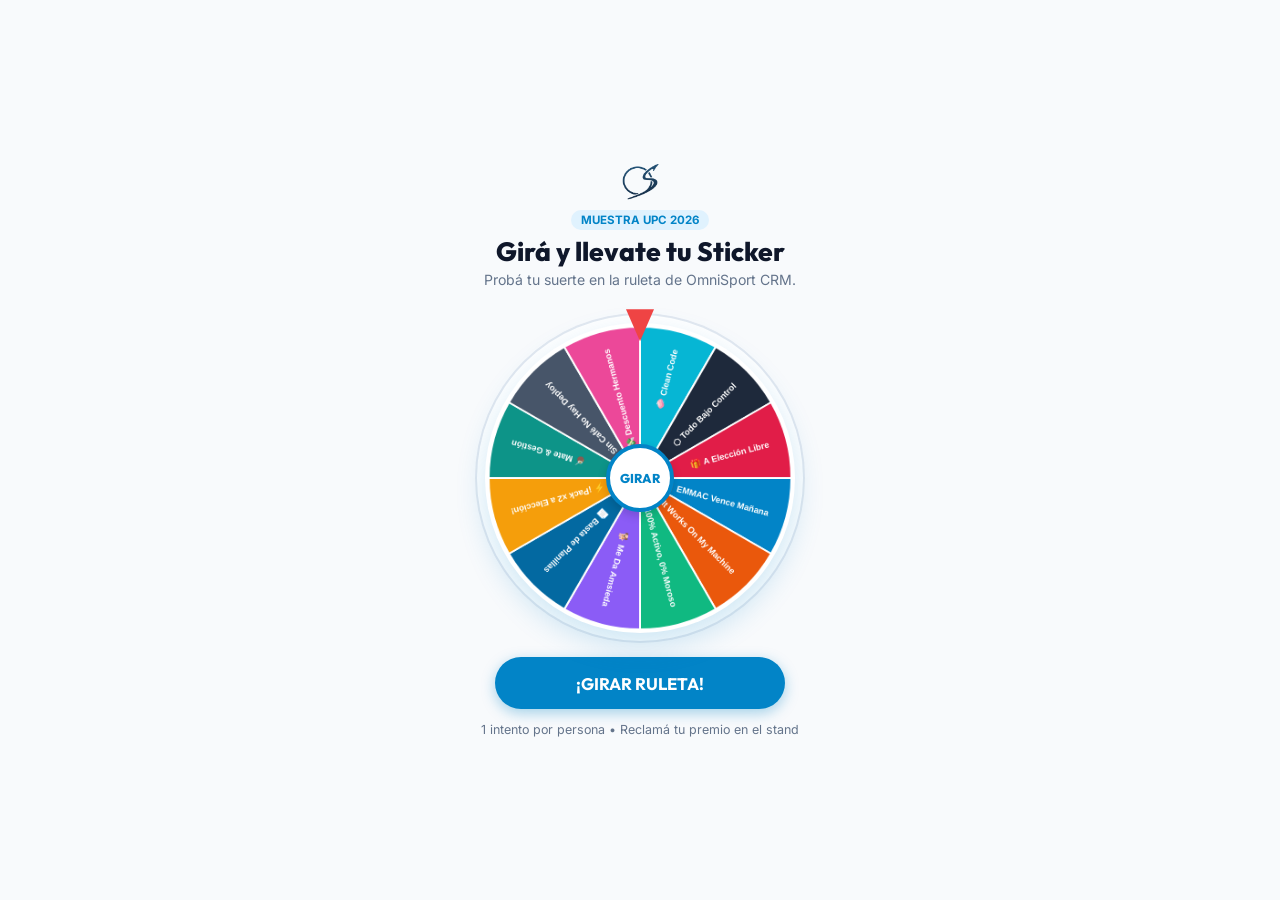
<file: ruleta.html>
<!doctype html>
<html lang="es">
  <head>
    <meta charset="UTF-8" />
    <meta
      name="viewport"
      content="width=device-width, initial-scale=1.0, maximum-scale=1.0, user-scalable=no"
    />
    <title>Ruleta OmniSport | Ganá tu Sticker</title>

    <!-- Google Fonts -->
    <link rel="preconnect" href="https://fonts.googleapis.com" />
    <link rel="preconnect" href="https://fonts.gstatic.com" crossorigin />
    <link
      href="https://fonts.googleapis.com/css2?family=Inter:wght@400;600;700&family=Outfit:wght@600;700;800&family=Space+Grotesk:wght@700&display=swap"
      rel="stylesheet"
    />

    <link rel="stylesheet" href="ruleta.css" />
  </head>
  <body>
    <!-- Canvas de Confeti -->
    <canvas id="confettiCanvas"></canvas>

    <main class="roulette-app">
      <!-- Encabezado -->
      <header class="app-header">
        <div class="logo-wrapper" id="adminResetTrigger" title="OmniSport">
          <img
            src="assets/images/logo.png"
            alt="OmniSport"
            onerror="
              this.onerror = null;
              this.parentElement.innerHTML =
                '<span class=\'fallback-logo\'>⬡ OmniSport</span>';
            "
          />
        </div>
        <span class="badge-edition">Muestra UPC 2026</span>
        <h1 class="main-title">Girá y llevate tu Sticker</h1>
        <p class="subtitle">Probá tu suerte en la ruleta de OmniSport CRM.</p>
      </header>

      <!-- VISTA 1: La Ruleta de Juego -->
      <section class="game-section" id="gameView">
        <div class="wheel-stage">
          <!-- Flecha indicadora superior -->
          <div class="wheel-pointer" id="wheelPointer"></div>

          <!-- Rueda Canvas -->
          <div class="canvas-container">
            <canvas id="wheelCanvas" width="340" height="340"></canvas>
            <div class="center-cap" id="spinCenterBtn">
              <span>GIRAR</span>
            </div>
          </div>
        </div>

        <button type="button" class="btn-spin-action" id="spinBtn">
          <span>¡GIRAR RULETA!</span>
        </button>

        <p class="spin-rules-hint">
          1 intento por persona • Reclamá tu premio en el stand
        </p>
      </section>

      <!-- VISTA 2: Ticket de Canje (Aparece al ganar o si recarga la página) -->
      <section class="ticket-section" id="ticketView" style="display: none">
        <div class="voucher-card">
          <div class="voucher-ribbon">¡Premio Obtenido!</div>
          <div class="voucher-icon" id="voucherIcon">🎁</div>
          <h2 class="voucher-prize-name" id="voucherPrize">
            Sticker OmniSport
          </h2>
          <p class="voucher-instructions">
            Mostrá esta pantalla al equipo de
            <strong>OmniSport CRM</strong> para retirar tu sticker.
          </p>

          <div class="voucher-code-box">
            <small>CÓDIGO DE VALIDACIÓN</small>
            <strong id="voucherCode">#OMNI-0000</strong>
            <span class="voucher-time" id="voucherTime">--:-- hs</span>
          </div>

          <div class="voucher-seal">✓ Estado: Válido para Canje</div>
        </div>
      </section>
    </main>

    <script src="ruleta.js"></script>
  </body>
</html>
</file>
<file: ruleta.css>
/* ==========================================================================
   RULETA OMNISPORT - MOBILE FIRST & CLEAN THEME
   ========================================================================== */

:root {
  --bg-body: #f8fafc;
  --bg-card: #ffffff;
  --primary-blue: #0284c7;
  --primary-dark: #0369a1;
  --primary-light: #e0f2fe;

  --text-main: #0f172a;
  --text-muted: #64748b;

  --success-color: #10b981;
  --success-bg: #ecfdf5;
  --border-color: #e2e8f0;

  --font-main: "Inter", system-ui, sans-serif;
  --font-display: "Outfit", sans-serif;
  --font-mono: "Space Grotesk", monospace;

  --radius-md: 14px;
  --radius-lg: 20px;
  --radius-full: 9999px;

  --shadow-lg: 0 10px 25px -5px rgba(15, 23, 42, 0.12);
}

*,
*::before,
*::after {
  box-sizing: border-box;
  margin: 0;
  padding: 0;
}

body {
  background-color: var(--bg-body);
  color: var(--text-main);
  font-family: var(--font-main);
  min-height: 100vh;
  display: flex;
  justify-content: center;
  align-items: center;
  overflow-x: hidden;
  position: relative;
}

#confettiCanvas {
  position: fixed;
  inset: 0;
  pointer-events: none;
  z-index: 999;
}

.roulette-app {
  width: 100%;
  max-width: 420px;
  min-height: 100vh;
  padding: 1.5rem 1.2rem;
  display: flex;
  flex-direction: column;
  align-items: center;
  justify-content: center;
  text-align: center;
}

/* Header */
.app-header {
  margin-bottom: 1.2rem;
  display: flex;
  flex-direction: column;
  align-items: center;
}

.logo-wrapper {
  height: 38px;
  cursor: pointer;
  margin-bottom: 0.5rem;
  user-select: none;
}

.logo-wrapper img {
  height: 100%;
  width: auto;
  object-fit: contain;
}

.fallback-logo {
  font-family: var(--font-display);
  font-weight: 800;
  font-size: 1.3rem;
  color: var(--primary-blue);
}

.badge-edition {
  background: var(--primary-light);
  color: var(--primary-blue);
  font-size: 0.72rem;
  font-weight: 700;
  padding: 0.2rem 0.65rem;
  border-radius: var(--radius-full);
  text-transform: uppercase;
  margin-bottom: 0.4rem;
}

.main-title {
  font-family: var(--font-display);
  font-size: 1.65rem;
  font-weight: 800;
  color: var(--text-main);
  line-height: 1.2;
}

.subtitle {
  font-size: 0.88rem;
  color: var(--text-muted);
  margin-top: 0.2rem;
}

/* Escenario de la Ruleta */
.game-section {
  width: 100%;
  display: flex;
  flex-direction: column;
  align-items: center;
}

.wheel-stage {
  position: relative;
  margin: 1rem 0 1.5rem;
  display: flex;
  justify-content: center;
  align-items: center;
}

.canvas-container {
  position: relative;
  width: 310px;
  height: 310px;
  border-radius: 50%;
  box-shadow:
    0 12px 30px rgba(2, 132, 199, 0.2),
    0 0 0 8px #ffffff,
    0 0 0 10px var(--border-color);
  background: #ffffff;
}

#wheelCanvas {
  width: 100%;
  height: 100%;
  border-radius: 50%;
  display: block;
}

/* Flecha Indicadora */
.wheel-pointer {
  position: absolute;
  top: -14px;
  left: 50%;
  transform: translateX(-50%);
  width: 28px;
  height: 32px;
  background: #ef4444;
  clip-path: polygon(50% 100%, 0 0, 100% 0);
  z-index: 20;
  filter: drop-shadow(0 3px 4px rgba(0, 0, 0, 0.25));
  transition: transform 0.1s ease;
}

.wheel-pointer.tick {
  transform: translateX(-50%) scale(1.18) rotate(-6deg);
}

/* Botón central del eje */
.center-cap {
  position: absolute;
  top: 50%;
  left: 50%;
  transform: translate(-50%, -50%);
  width: 68px;
  height: 68px;
  border-radius: 50%;
  background: #ffffff;
  border: 4px solid var(--primary-blue);
  box-shadow: 0 4px 10px rgba(0, 0, 0, 0.15);
  display: flex;
  align-items: center;
  justify-content: center;
  font-family: var(--font-display);
  font-weight: 800;
  font-size: 0.8rem;
  color: var(--primary-blue);
  cursor: pointer;
  z-index: 10;
  user-select: none;
}

/* Botón de Girar */
.btn-spin-action {
  width: 100%;
  max-width: 290px;
  padding: 0.95rem;
  background: var(--primary-blue);
  color: #ffffff;
  border: none;
  border-radius: var(--radius-full);
  font-family: var(--font-display);
  font-weight: 700;
  font-size: 1.05rem;
  display: inline-flex;
  align-items: center;
  justify-content: center;
  gap: 0.5rem;
  cursor: pointer;
  box-shadow: 0 4px 14px rgba(2, 132, 199, 0.35);
  transition:
    transform 0.15s ease,
    background-color 0.15s ease;
}

.btn-spin-action:hover:not(:disabled) {
  background: var(--primary-dark);
  transform: translateY(-2px);
}

.btn-spin-action:disabled {
  background: #94a3b8;
  cursor: not-allowed;
  box-shadow: none;
}

.spin-rules-hint {
  font-size: 0.78rem;
  color: var(--text-muted);
  margin-top: 0.8rem;
}

/* ==========================================================================
   VISTA DEL VOUCHER / TICKET GANADOR (ANTI-TRAMPAS)
   ========================================================================== */
.ticket-section {
  width: 100%;
  animation: popIn 0.4s cubic-bezier(0.16, 1, 0.3, 1);
}

@keyframes popIn {
  from {
    opacity: 0;
    transform: scale(0.92);
  }
  to {
    opacity: 1;
    transform: scale(1);
  }
}

.voucher-card {
  background: #ffffff;
  border: 2px dashed var(--primary-blue);
  border-radius: var(--radius-lg);
  padding: 2.2rem 1.4rem;
  box-shadow: var(--shadow-lg);
  position: relative;
  display: flex;
  flex-direction: column;
  align-items: center;
}

.voucher-ribbon {
  position: absolute;
  top: -12px;
  background: var(--primary-blue);
  color: #ffffff;
  font-family: var(--font-display);
  font-weight: 800;
  font-size: 0.75rem;
  padding: 0.3rem 1rem;
  border-radius: var(--radius-full);
  text-transform: uppercase;
  letter-spacing: 0.5px;
}

.voucher-icon {
  font-size: 3.5rem;
  margin-bottom: 0.4rem;
}

.voucher-prize-name {
  font-family: var(--font-display);
  font-size: 1.45rem;
  font-weight: 800;
  color: var(--text-main);
  margin-bottom: 0.4rem;
}

.voucher-instructions {
  font-size: 0.88rem;
  color: var(--text-muted);
  line-height: 1.45;
  margin-bottom: 1.4rem;
}

.voucher-code-box {
  background: var(--bg-body);
  border: 1px solid var(--border-color);
  border-radius: var(--radius-md);
  padding: 0.8rem 1.5rem;
  width: 100%;
  display: flex;
  flex-direction: column;
  align-items: center;
  gap: 0.2rem;
  margin-bottom: 1rem;
}

.voucher-code-box small {
  font-size: 0.68rem;
  font-family: var(--font-mono);
  color: var(--text-muted);
  letter-spacing: 1px;
}

.voucher-code-box strong {
  font-family: var(--font-mono);
  font-size: 1.6rem;
  color: var(--primary-blue);
  letter-spacing: 2px;
}

.voucher-time {
  font-size: 0.75rem;
  color: var(--text-muted);
}

.voucher-seal {
  font-size: 0.8rem;
  font-weight: 700;
  color: var(--success-color);
  background: var(--success-bg);
  padding: 0.35rem 0.9rem;
  border-radius: var(--radius-full);
}
</file>
